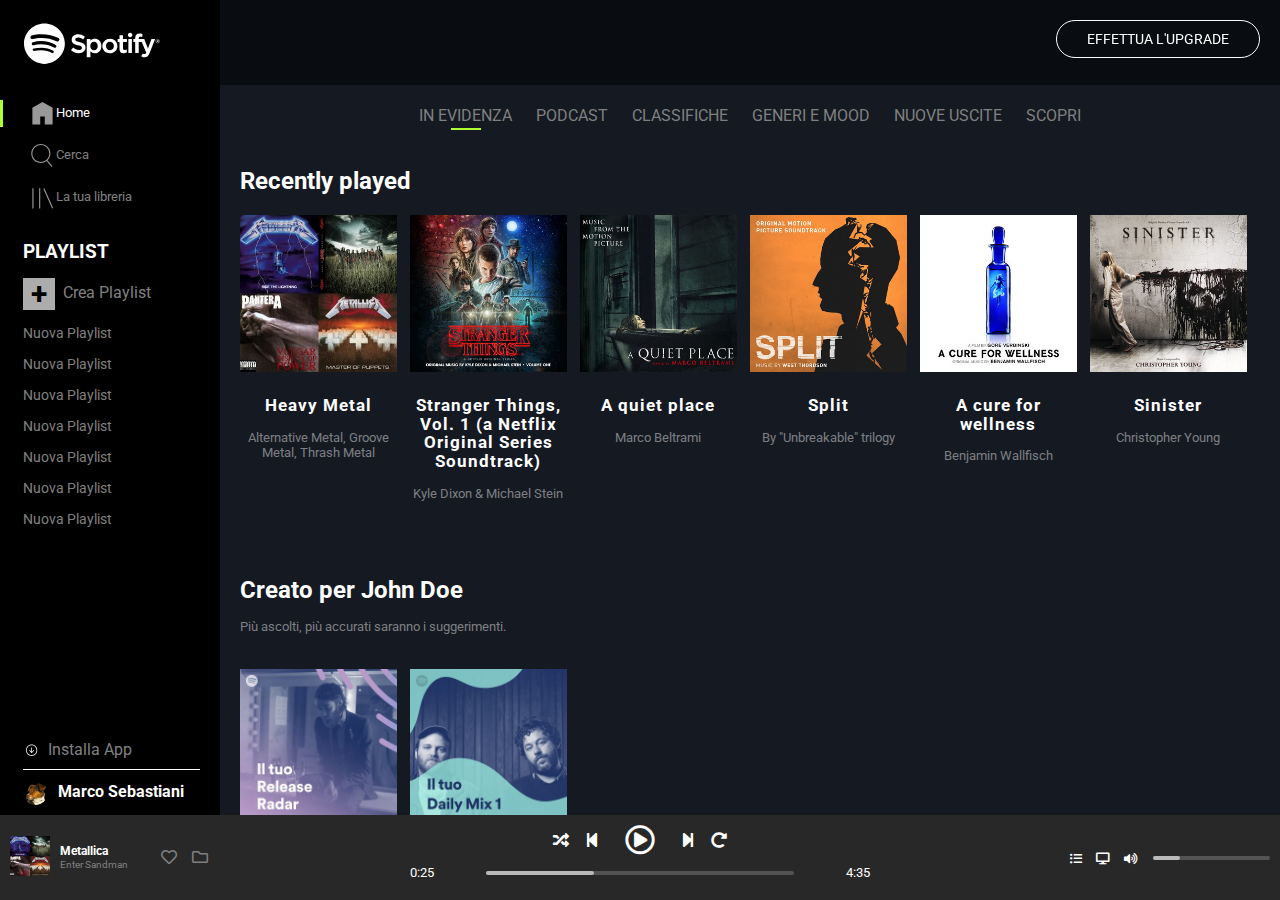
<file: bonus/index.html>
<!DOCTYPE html>
<html lang="it">
<head>
  <meta charset="UTF-8">
  <meta name="viewport" content="width=device-width, initial-scale=1.0">
  <meta http-equiv="X-UA-Compatible" content="ie=edge">
  <title>html-css-spotifyweb</title>
  <link rel="icon" type="image/png" sizes="32x32" href="img/favicon-32x32.png">
  <link rel="preconnect" href="https://fonts.gstatic.com">
  <link href="https://fonts.googleapis.com/css2?family=Roboto:wght@300;400;500;700&display=swap" rel="stylesheet">
  <link rel="stylesheet" href="https://cdnjs.cloudflare.com/ajax/libs/font-awesome/5.15.1/css/all.min.css">
  <link rel="stylesheet" href="css/style.css">
</head>
<body>
  <div class="container">
  <main>
    <!-- MENU PLAYLIST -->
    <section class="main-menu">
      <!-- BOX_LOGO -->
      <div class="logo-menu img-display-lg p-l">
        <img src="img/logo.svg" alt="logo">
      </div>

      <div class="img-diplay-xs p-l">
        <img src="img/logo-small.svg" alt="logo-small">
      </div>
      <!-- /BOX_LOGO -->
      <div class="box-ico">
        <ul>
          <li class="active p-l">
            <a href="#"><img src="img/home.svg" alt="home"><span class="white">Home</span>
            </a>
          </li>
          <li class="p-l">
            <a href="#"><img src="img/search.svg" alt="search"><span>Cerca</span>
            </a>
          </li>
          <li class="p-l">
            <a href="#"><img src="img/libreria.svg" alt="libreria"><span>La tua libreria</span>
            </a>
          </li>
        </ul>
      </div>

      <div class="main-playlist p-l">
          <h3>playlist</h3>
          <a href="#"><span>Crea Playlist</span></a>
        <ul>
          <li><a href="#">Nuova Playlist</a></li>
          <li><a href="#">Nuova Playlist</a></li>
          <li><a href="#">Nuova Playlist</a></li>
          <li><a href="#">Nuova Playlist</a></li>
          <li><a href="#">Nuova Playlist</a></li>
          <li><a href="#">Nuova Playlist</a></li>
          <li><a href="#">Nuova Playlist</a></li>
        </ul>
      </div>
      <div class="menu-nav-bottom p-l p-r">
        <div class="app-install">
          <a href="#">
            <img src="img/download.svg" alt="download"><span>Installa App</span>
          </a>
        </div>
        <div class="user">
          <a href="#"><img src="img/doggy-1.jpeg" alt="profile"><span>Marco Sebastiani</span>
          </a>
        </div>
      </div>
    </section>
    <!-- MENU PLAYLIST -->

    <!-- SECTION ITEM MAIN -->
    <section class="box-main-content">
      <div class="cta">
        <a href="#" class="btn">Effettua l'upgrade</a>
      </div>
      <!-- NAV BAR MAIN -->
      <nav class="nav-main">
        <ul>
          <!-- SE CLICCHIAMO IL NAV MAIN L'AFTER SI SPOSTA SU OGNI ELEMENTO  -->
          <li><a href="#" class="active special-active">in evidenza</a></li>
          <li><a href="#" class="active ">podcast</a></li>
          <li><a href="#" class="active">classifiche</a></li>
          <li><a href="#" class="active">generi e mood</a></li>
          <li><a href="#" class="active">nuove uscite</a></li>
          <li><a href="#" class="active">scopri</a></li>
        </ul>
      </nav>
      <!-- / NAV BAR MAIN -->

      <!-- SECTION ALBUM MAIN -->
      <section id="album-main" class="main-row">
        <!-- RECENTLY BOX -->
        <div class="box-recently">
          <h2>Recently played</h2>
          <ul class="album-list">

            <li class="li-item">
              <div class="box-img-cover">
                <img src="img/metal_lifting.jpg" alt="metal_lifting">
                <div class="layover"><i class="far fa-play-circle"></i></div>
              </div>
              <div class="box-text">
                <h3>Heavy Metal</h3>
                <p>Alternative Metal, Groove Metal, Thrash Metal</p>
              </div>
            </li>

            <li class="li-item">
              <div class="box-img-cover">
                <img src="img/stranger.jpeg" alt="stranger">
                <div class="layover"><i class="far fa-play-circle"></i></div>
              </div>
              <div class="box-text">
                <h3>Stranger Things, Vol. 1 (a Netflix Original Series Soundtrack)</h3>
                <p>Kyle Dixon &amp; Michael Stein</p>
              </div>
            </li>

            <li class="li-item hidden-md">
              <div class="box-img-cover">
                <img src="img/aquietplace.jpeg" alt="aquietplace">
                <div class="layover"><i class="far fa-play-circle"></i></div>
              </div>
              <div class="box-text">
                <h3>A quiet place</h3>
                <p>Marco Beltrami</p>
              </div>
            </li>

            <li class="li-item hidden-md">
              <div class="box-img-cover">
                <img src="img/split.jpeg" alt="split">
                <div class="layover"><i class="far fa-play-circle"></i></div>
              </div>
              <div class="box-text">
                <h3>Split</h3>
                <p>By &quot;Unbreakable&quot; trilogy</p>
              </div>
            </li>

            <li class="li-item hidden">
              <div class="box-img-cover">
                <img src="img/cure.jpeg" alt="cure">
                <div class="layover"><i class="far fa-play-circle"></i></div>
              </div>
              <div class="box-text">
                <h3>A cure for wellness</h3>
                <p>Benjamin Wallfisch</p>
              </div>
            </li>

            <li class="li-item hidden">
              <div class="box-img-cover">
                <img src="img/sinister.jpeg" alt="sinister">
                <div class="layover"><i class="far fa-play-circle"></i></div>
              </div>
              <div class="box-text">
                <h3>Sinister</h3>
                <p>Christopher Young</p>
              </div>
            </li>
          </ul>
        </div>
        <!-- RECENTLY BOX -->

      </section>
      <!-- / SECTION ALBUM MAIN -->

      <!-- SECTION CREATED FOR JOHN -->
      <section id="created" class="main-row">
          <h2>Creato per John Doe</h2>
          <p>Pi&ugrave; ascolti, pi&ugrave; accurati saranno i suggerimenti.</p>
          <ul class="album-list">

            <li class="li-item">
              <div class="box-img-cover">
                <img src="img/radar.jpeg" alt="radar">
                <div class="layover"><i class="far fa-play-circle"></i></div>
              </div>
              <div class="box-text">
                <h3>Release Radar</h3>
              </div>
            </li>

            <li class="li-item">
              <div class="box-img-cover">
                <img src="img/mixdaily.jpeg" alt="mixdaily">
                <div class="layover"><i class="far fa-play-circle"></i></div>
              </div>
              <div class="box-text">
                <h3>Daily Mix 1</h3>
              </div>
            </li>
          </ul>
      </section>
      <!--/ SECTION CREATED FOR JOHN -->
      <!-- SECTION ALBUM POPULAR -->
      <section id="popular-artist" class="main-row">
        <h2>Artisti pi&ugrave; popolari</h2>
        <p>Pi&ugrave; ascolti, pi&ugrave; accurati saranno i suggerimenti.</p>
        <ul class="album-list">
          <li class="li-item">
            <div class="box-img-cover">
              <img src="img/youg.jpeg" alt="youg">
              <div class="layover"><i class="far fa-play-circle"></i></div>
            </div>
            <div class="box-text">
              <h3>Lana del Rey</h3>
            </div>
          </li>

          <li class="li-item">
            <div class="box-img-cover">
              <img src="img/einaudi.jpeg" alt="einaudi">
              <div class="layover"><i class="far fa-play-circle"></i></div>
            </div>
            <div class="box-text">
              <h3>Ludovico Einaudi</h3>
            </div>
          </li>
        </ul>
      </section>
      <!-- /SECTION ALBUM POPULAR -->

    </section>
    <!-- /SECTION ITEM MAIN -->

  </main>
  <footer>
    <section id="status-bar">
      <!-- STATUS BAR COVER ITEM -->
      <div class="status-bar-left">

        <div class="box-cover-status-bar">
          <img src="img/metal_lifting.jpg" alt="metallica">
        </div>

        <div class="status-bar-title">
          <h2><a class="white" href="#">Metallica</a></h2>
          <p><a href="#">Enter Sandman</a></p>
        </div>

        <div class="status-bar-icon">
          <a href="#"><i class="far fa-heart"></i></a>
          <a href="#"><i class="far fa-folder"></i></a>
        </div>
      </div>
      <!-- STATUS BAR COVER ITEM -->

      <!-- STATUS BAR CENTER CONSOLE ITEM -->
      <div class="status-bar-center ">
        <!-- STATUS BAR ICON -->
        <div class="status-bar-center-icon">
          <ul>
            <li>
              <i class="fas fa-random"></i>
            </li>
            <li>
              <i class="fas fa-step-backward"></i>
            </li>
            <li>
              <i class="far fa-play-circle icon-player"></i>
            </li>
            <li>
              <i class="fas fa-step-forward"></i>
            </li>
            <li>
              <i class="fas fa-redo-alt"></i>
            </li>
          </ul>
          <!--/ STATUS BAR ICON -->
        </div>
        <!-- STATUS BAR CONSOLE -->
        <div class="status-bar-center-console">
          <p class="box-min">0:25</p>
          <div class="box-long-time">
            <div class="box-short-time"></div>
          </div>
          <p class="box-min">4:35</p>
        </div>
        <!-- STATUS BAR CONSOLE -->
      </div>
      <!-- /STATUS BAR CENTER CONSOLE ITEM -->

      <!-- STATUS BAR RIGHT -->
      <div class="status-bar-right">
        <div class="box-bar-right-icon">
          <i class="fas fa-list-ul"></i>
          <i class="fas fa-desktop"></i>
          <i class="fas fa-volume-up"></i>
        </div>

        <div class="box-time">
          <div class="box-time-line"></div>
        </div>
      </div>
      <!-- /STATUS BAR RIGHT -->
    </section>
  </footer>
</div>
</body>
</html>
</file>
<file: bonus/css/style.css>
* {
  margin: 0;
  padding: 0;
  box-sizing: border-box;
}

body{
  color: #fff;
  font-family: 'Roboto', sans-serif;
}



/* .box-main-content::-webkit-scrollbar-track{
    background: rgb(185, 181, 181);
    border:1px solid rgba(255, 255, 255, 0.1);
    border-radius:10px;

}
.box-main-contenty::-webkit-scrollbar-thumb{
    background: #adff2f ;
    height:70px;
    border-radius:10px;
}
.box-main-content::-webkit-scrollbar-thumb:hover{
    background: #adff2f;
}

.box-main-content::-webkit-scrollbar{
    background: #adff2f;
    width: 5px;
    height: 4px;
} */



.box-main-content::-webkit-scrollbar-track{
    background: rgb(185, 181, 181);
    border:1px solid rgba(255, 255, 255, 0.1);
    border-radius:10px;
}
.box-main-content::-webkit-scrollbar-thumb{
    background:#adff2f ;
    height:70px;
    border-radius:10px;
}
.box-main-content::-webkit-scrollbar-thumb:hover{
    background: #3D3D3D;
}

.box-main-content::-webkit-scrollbar{
    width: 5px;
    height: 4px;

}




a{
  text-decoration: none;
  color: grey;
}

a:hover,
a:focus,
a:active{
  color:#fff;
}

.box-ico a img {
  opacity: 0.6;
}

.box-ico a:hover img{
  opacity: 1
}

ul{
  list-style: none;
}

.white{
  color:#fff;
}

.p-l{
  padding-left: 20px;
  border-left: 3px solid transparent;
}

.p-r{
  padding-right: 20px;
}

.p-l-btn{
  padding-left: 17px;
}

.container {
  width: 100%;
  height: 100vh;
  overflow: hidden;
}

main {
  display: flex;
  height: calc(100% - 85px);
}

main .main-menu {
  width: 220px;
  height: 100%;
  background-color: black;
  display: flex;
  flex-direction: column;
  min-height: 450px;
}

main .main-menu li{
  margin: 15px 0;
}

main .main-menu .logo-menu{
  height: 85px;
  line-height: 85px;
}

main .main-menu .logo-menu img{
  width: 70%;
  vertical-align: middle;
}

main .main-menu .img-diplay-xs{
  display: none;
  text-align: center;
}

main .main-menu .img-diplay-xs img{
  width: 27px;
}

main .main-menu .box-ico .active{
  border-left: 3px solid #adff2f;
}

main .main-menu .box-ico a {
  padding-left: 6px;
  font-size: 13px;
}

main .main-menu .box-ico img{
  width: 27px;
  color: #ababab;
  vertical-align: middle;
}

main .main-menu .main-playlist {
  flex-grow: 1;
  min-height: 150px;
  overflow-y: hidden;
  padding-left: 20px;
}

main .main-menu .main-playlist span::before{
  content: '+';
  display: inline-block;
  text-align: center;
  color: #000;
  font-size: 30px;
  font-weight: 700;
  background-color: #acacac;
  width: 32px;
  height: 32px;
  line-height: 32px;
  vertical-align: middle;
  margin-right: 8px;
}

main .main-menu .main-playlist span:hover::before {
  background-color: #fff;
}

main .main-menu .main-playlist ul{
  height: 100%;
  font-size: 14px;
  overflow-y: auto;
}

main .main-menu .main-playlist h3{
  text-transform: uppercase;
  margin: 15px 0;
}

main .main-menu .menu-nav-bottom .app-install,
main .main-menu .menu-nav-bottom .user{
  padding-bottom: 10px;
}

main .main-menu .menu-nav-bottom .app-install {
  border-bottom: 1px solid #fff;
  margin-bottom: 10px;

}

main .main-menu .menu-nav-bottom .user span{
  color: #fff;
  font-weight: 700;
}

main .main-menu .menu-nav-bottom .app-install img {
  width: 15px;
  vertical-align: middle;
  margin-right: 10px ;
}

main .main-menu .menu-nav-bottom .user img{
  width: 25px;
  border-radius: 50%;
  vertical-align: middle;
  margin-right: 10px;
}

/* MAIN CONTENT */
main .box-main-content {
  width: calc(100% - 220px);
  height: 100%;
  overflow-y: auto;
  padding-top: 85px;
  background-color: #141922;
}

/* CTA */
main .box-main-content .cta {
  position: fixed;
  top:0;
  right:0;
  z-index: 1;
  background-color: rgba(0, 0, 0, 0.52);
  width: calc(100% - 220px);
  height: 85px;
  text-align: right;
  padding: 20px;
}

main .box-main-content .cta .btn {
  display: inline-block;
  padding: 10px 30px;
  border-radius: 20px;
  border: 1px solid #fff;
  font-size: 14px;
  vertical-align: middle;
}

main .box-main-content .cta a.btn {
  color: #fff;
  text-transform: uppercase;
  text-decoration: none;
  transition: color 1s;
}

main .box-main-content .cta a.btn:hover{
  color: #adff2f;
}

main .box-main-content .cta a.btn:hover,
main .box-main-content .cta a.btn:active,
main .box-main-content .cta a.btn:focus{
  transform: scale(1.1);
}

/* NAV BAR MAIN */
main .box-main-content .nav-main {
  width: 100%;
  margin: 15px 0;
  text-align: center;
  line-height: 2;
}

main .box-main-content .nav-main ul li{
  display: inline-block;
}

main .box-main-content .nav-main a {
  position: relative;
  margin: 10px;
  padding-bottom: 5px;
  text-transform: uppercase;
}


/* SE CLICCHIAMO IL NAV MAIN L'AFTER SI SPOSTA SU OGNI ELEMENTO */
main .box-main-content .nav-main a.special-active::after,
main .box-main-content .nav-main a.active:hover::after,
main .box-main-content .nav-main a.active:active::after,
main .box-main-content .nav-main a.active:focus::after{
  content: '';
  display: inline-block;
  height: 2px;
  width: 30px;
  background-color: #adff2f;
  position: absolute;
  bottom: 0;
  left: 50%;
  transform: translateX(-50%);
}

/* MAIN ALBUM MENU */
main .box-main-content .main-row{
  padding: 20px;
}

main .box-main-content .album-list{
  display: flex;
  flex-wrap: wrap;
  padding: 20px 0;
}

main .box-main-content .li-item{
  width: calc(100% / 6 - 13px);
  margin-right: 13px;
  cursor: pointer;
}

main .box-main-content .album-list .box-img-cover{
  position: relative;
  margin-bottom: 20px;
}

main .box-main-content .album-list .box-img-cover img{
  max-width: 100%;
}

main .box-main-content .album-list .box-img-cover .layover i{
  position: absolute;
  border-radius: 50%;
  font-size: 50px;
  top: 50%;
  left: 50%;
  transform: translate(-50%, -50%);
}

main .box-main-content .album-list .box-img-cover .layover{
  opacity: 0;
  position: absolute;
  width: 100%;
  height: calc(100% - 4px);
  top: 0%;
  left: 0%;
  transition: all 0.5s;
}

main .box-main-content .album-list .li-item:hover .box-img-cover .layover ,
main .box-main-content .album-list .li-item:hover .box-img-cover .layover i{
  background-color: rgba(0, 0, 0, 0.6);
  opacity: 1;

}

main .box-main-content .album-list .li-item .box-text{
  text-align: center;
}

main .box-main-content p{
  color: #ababab;
  font-size: 13px;
  margin: 15px 0;
  opacity: 0.7;
}

main .box-main-content .album-list .li-item .box-text h3{
  line-height: 1.1;
  font-size: 17px;
  letter-spacing: 1px;
}

/* MAIN ALBUM CIRCLE */

main .box-main-content #popular-artist .album-list .box-img-cover img{
  border-radius: 50%;
}

main .box-main-content #popular-artist .album-list .box-img-cover .layover {
  border-radius: 50%;
}

/* FOOTER */
footer {
  width: 100%;
  height: 85px;
  position: fixed;
  bottom:0;
  left: 0;
  background-color: #282828;
  z-index: 2;
}

footer #status-bar{
  display: flex;
  width: 100%;
  height: 100%;
  justify-content: space-between;
}

/* STATUS BAR COVER + TITLE */
footer #status-bar .status-bar-left,
footer #status-bar .status-bar-right{
  flex-basis: 220px;
  padding: 10px;
}

footer #status-bar .status-bar-left{
  display: flex;
  align-items: center;
}

footer #status-bar .status-bar-left .box-cover-status-bar{
  flex-basis: 20%;
}

footer #status-bar .status-bar-left .box-cover-status-bar img{
  width: 40px;
}

footer #status-bar .status-bar-left .status-bar-title{
  width: 45%;
  margin-left: 10px;
  line-height: 1.1;
}

footer #status-bar .status-bar-left .status-bar-title h2 {
  font-size: 12px;
  color: #fff;
}

footer #status-bar .status-bar-left .status-bar-title p{
  font-size: 10px;
}

footer #status-bar .status-bar-left  i{
  padding-left: 11px;
}

footer #status-bar .status-bar-left .status-bar-title a:hover{
  color: #fff;
  text-decoration: underline;
}

/* STATUS BAR CENTER CONSOLE ITEM */

footer #status-bar .status-bar-center {
  flex-basis: 40%;
  height: 100%;
}

footer #status-bar .status-bar-center .status-bar-center-icon {
  height: 50px;
}

footer #status-bar .status-bar-center .status-bar-center-icon ul {
  display: flex;
  height: 100%;
  justify-content: center;
  align-items: center;
  cursor: pointer;
}

footer #status-bar .status-bar-center .status-bar-center-icon i{
  margin: 8px;
  font-size: 16px;
}

footer #status-bar .status-bar-center .status-bar-center-icon .icon-player {
  width: 50px;
  font-size: 30px;
  text-align: center;
}

footer #status-bar .status-bar-center .status-bar-center-icon .icon-player:hover {
  font-size: 32px;
}

/* STATUS BAR CENTER CONSOLE */

footer #status-bar .status-bar-center .status-bar-center-console {
  display: flex;
  width: 100%;
  justify-content: space-between;
  align-items: center;
}
footer #status-bar .status-bar-center .status-bar-center-console p.box-min {
  width: 15%;
  font-size: 80%;
  text-align: center;
}

footer #status-bar .status-bar-center .status-bar-center-console .box-long-time {
  width: 60%;
  height: 4px;
  background-color: #535353;
  position: relative;
  border-radius: 5px;
}

footer #status-bar .status-bar-center .status-bar-center-console .box-short-time {
  position: absolute;
  top: 0;
  left: 0;
  width: 35%;
  height: 100%;
  background-color: #bababa;
  border-radius: 5px;
  animation: score 60s forwards linear ;
}

footer #status-bar .status-bar-center .status-bar-center-console .box-short-time:hover::after {
  content: "";
  display: block;
  width: 13px;
  height: 13px;
  position: absolute;
  top: 50%;
  right: 0;
  transform: translateY(-50%);
  border-radius: 50px;
  background-color: #bababa;
}

footer #status-bar .status-bar-center .status-bar-center-console .box-short-time:hover{
  background-color:#adff2f;
}

/* BAR CONSOLE LEFT */

footer #status-bar .status-bar-right {
  display: flex;
  width: 100%;
  justify-content: center;
  align-items: center;
}

footer #status-bar .status-bar-right .box-bar-right-icon{
  width: 60%;
}

footer #status-bar .status-bar-right .box-bar-right-icon i:hover{
  color: #adff2f;
  cursor: pointer;
}

footer #status-bar .status-bar-right i{
  margin-right: 10px;
  font-size: 75%;
}

footer #status-bar .status-bar-right .box-time{
  width: 84%;
  height: 4px;
  background-color: #535353;
  position: relative;
  border-radius: 5px;
}

footer #status-bar .status-bar-right .box-time .box-time-line{
  position: absolute;
  top: 0;
  left: 0;
  width: 23%;
  height: 100%;
  background-color: #bababa;
  border-radius: 5px;
}

footer #status-bar .status-bar-right .box-time .box-time-line:hover::after{
  content: "";
  display: block;
  width: 13px;
  height: 13px;
  position: absolute;
  right: 0;
  top: 50%;
  background-color: #bababa;
  border-radius: 50px;
  transform: translateY(-50%);
}

footer #status-bar .status-bar-right .box-time .box-time-line:hover{
  background-color:#adff2f;
}


/* ANIMATION */
@keyframes score{
  0%   {width: 0%;}
  25%  {width: 25%;}
  50%  {width: 50%;}
  75%  {width: 75%;}
  100% {width: 100%;}
}

/* MEDIA QUERY */
@media screen and (max-width: 1100px) {
  main .box-main-content .album-list .li-item{
    width: calc(100% / 4 - 15px);
  }

  .hidden{
    display: none;
  }
}

@media screen and (max-width: 700px){
  footer #status-bar .status-bar-center .status-bar-center-icon{
    margin-top: 7px;
  }

  main .box-main-content .album-list .li-item{
    width: calc(100% / 2 - 12px);
    margin-right: 12px;
  }

  footer #status-bar .status-bar-right {
    flex-direction: column;
  }

  footer #status-bar .status-bar-right .box-bar-right-icon{
    align-self: flex-end;
  }

  footer #status-bar .status-bar-right i{
    margin-right: 5px;
    font-size: 65%;
    padding-bottom: 20px;
  }

  .hidden-md{
    display: none;
  }
}

@media screen and (max-width: 600px) {

  main .main-menu .img-diplay-xs{
    display: block;
    margin-top: 5px;
  }

  main .main-menu .logo-menu.img-display-lg,
  main .box-ico span,
  main .main-playlist,
  main .menu-nav-bottom span{
    display: none;
  }

  main .main-menu .menu-nav-bottom .app-install{
    border-bottom: 1px solid #000;
  }

  main .main-menu .menu-nav-bottom .app-install img{
    margin-left: 5px;
  }

  main .main-menu .menu-nav-bottom{
    display: flex;
    flex-grow: 2;
    flex-direction: column;
    justify-content: flex-end;
  }

  main .main-menu .box-ico .active{
    border-left: 3px solid #000;
  }

  main .main-menu{
    width: 50px;
  }

  main .box-main-content{
    width: calc(100% - 50px);
  }

  main .box-main-content .cta{
    width: calc(100% - 50px);
  }

  .p-l{
    padding-left: 10px;
  }
  .p-r{
    padding-right: 0;
  }
}

@media screen and (max-width: 480px) {
  footer #status-bar .status-bar-left .box-cover-status-bar img{
    display: none;
  }

  footer #status-bar .status-bar-left .status-bar-title h2 {
    margin-bottom: 5px;
  }

  footer #status-bar .status-bar-left .box-cover-status-bar{
    flex-basis: 0;
  }

  footer #status-bar .status-bar-center .status-bar-center-icon ul li i{
    padding: 4px;
    font-size: 14px;
  }

  footer #status-bar .status-bar-left .status-bar-title{
    margin-left: 0;
  }

  footer #status-bar .status-bar-left  i{
    padding-left: 16px;
  }

  footer #status-bar .status-bar-center .status-bar-center-icon .icon-player:hover {
    font-size: 24px;
  }

  footer #status-bar .status-bar-center .status-bar-center-icon i{
    margin: 0px;
    font-size: 16px;
  }

  footer #status-bar .status-bar-center .status-bar-center-icon  .icon-player {
    width: 30px;
    margin: 8px;
    font-size: 22px;
  }

  footer #status-bar .status-bar-center .status-bar-center-console p.box-min {
    width: 40%;
    font-size: 60%;

  }

  footer #status-bar .status-bar-left,
  footer #status-bar .status-bar-right{
    padding: 5px;
  }

}

@media screen and (max-height: 350px){
  main .box-main-content .cta{
    display: none;
  }
}
</file>
